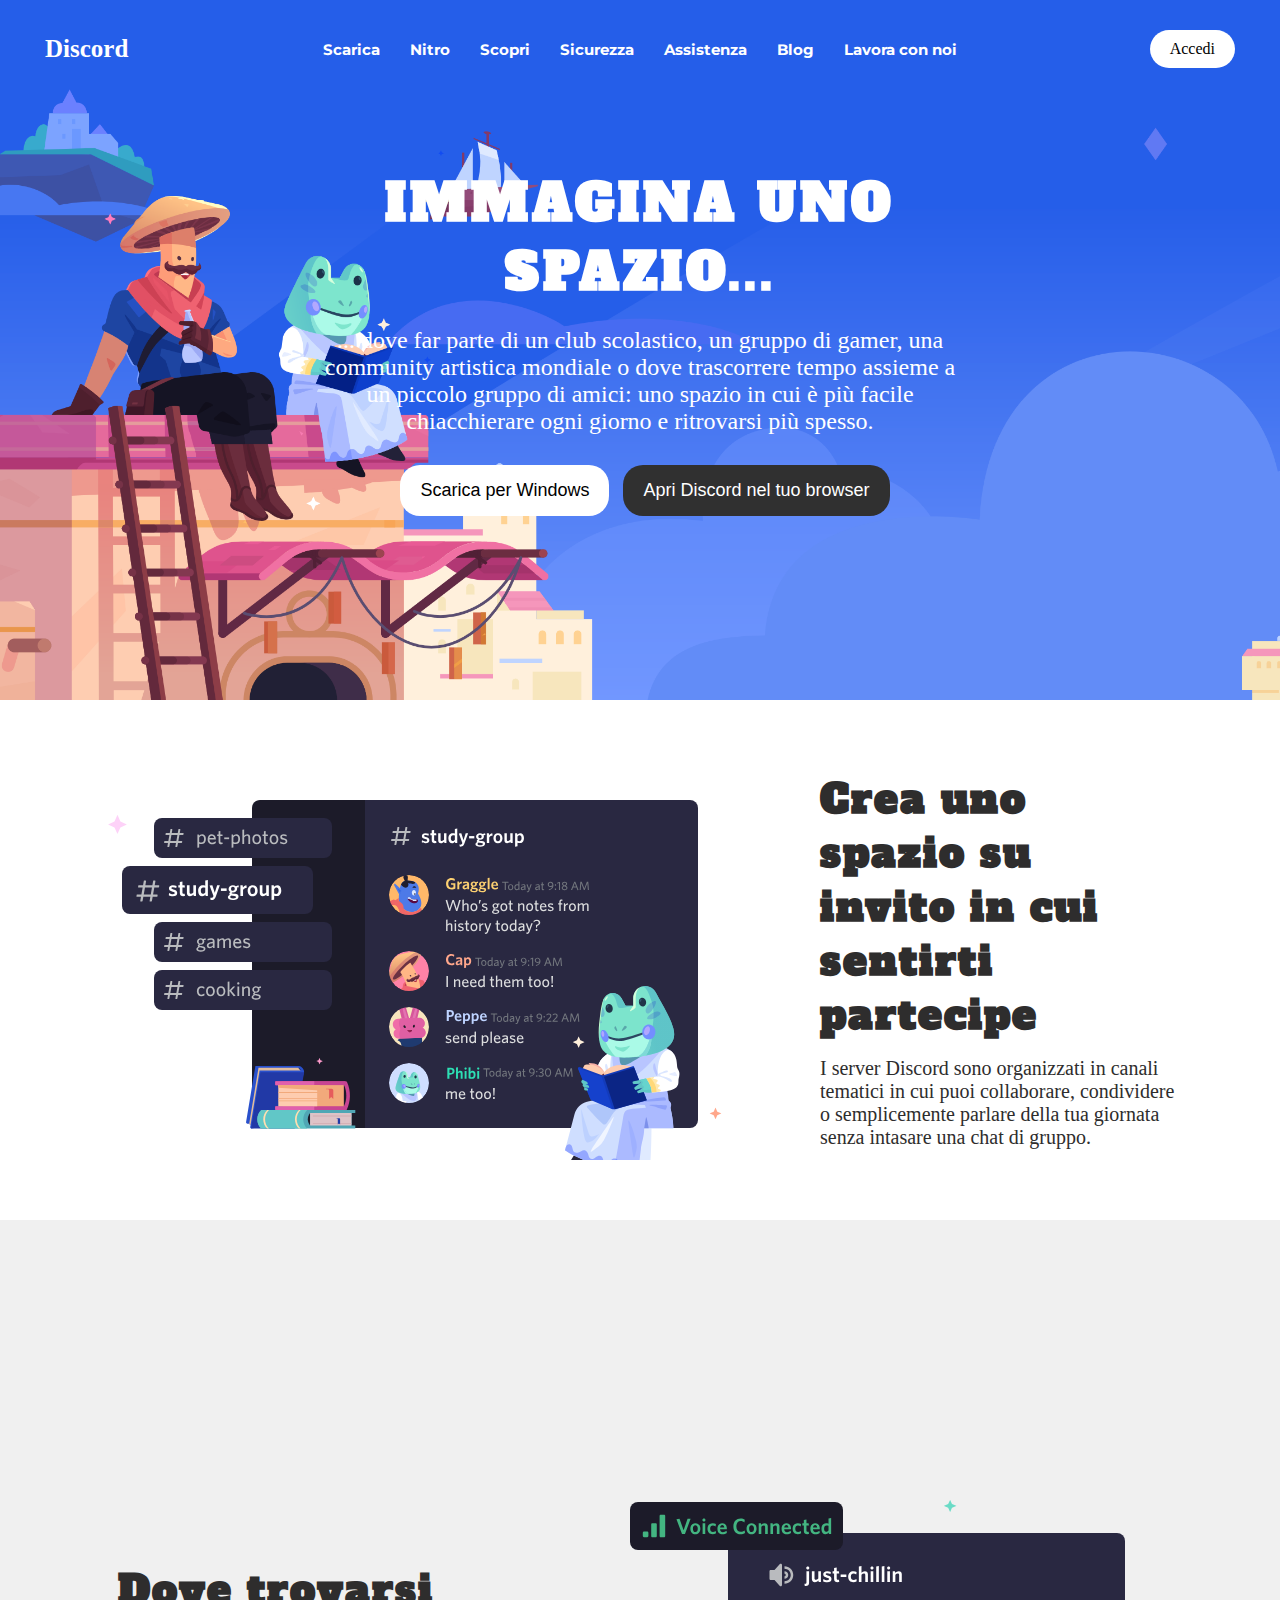
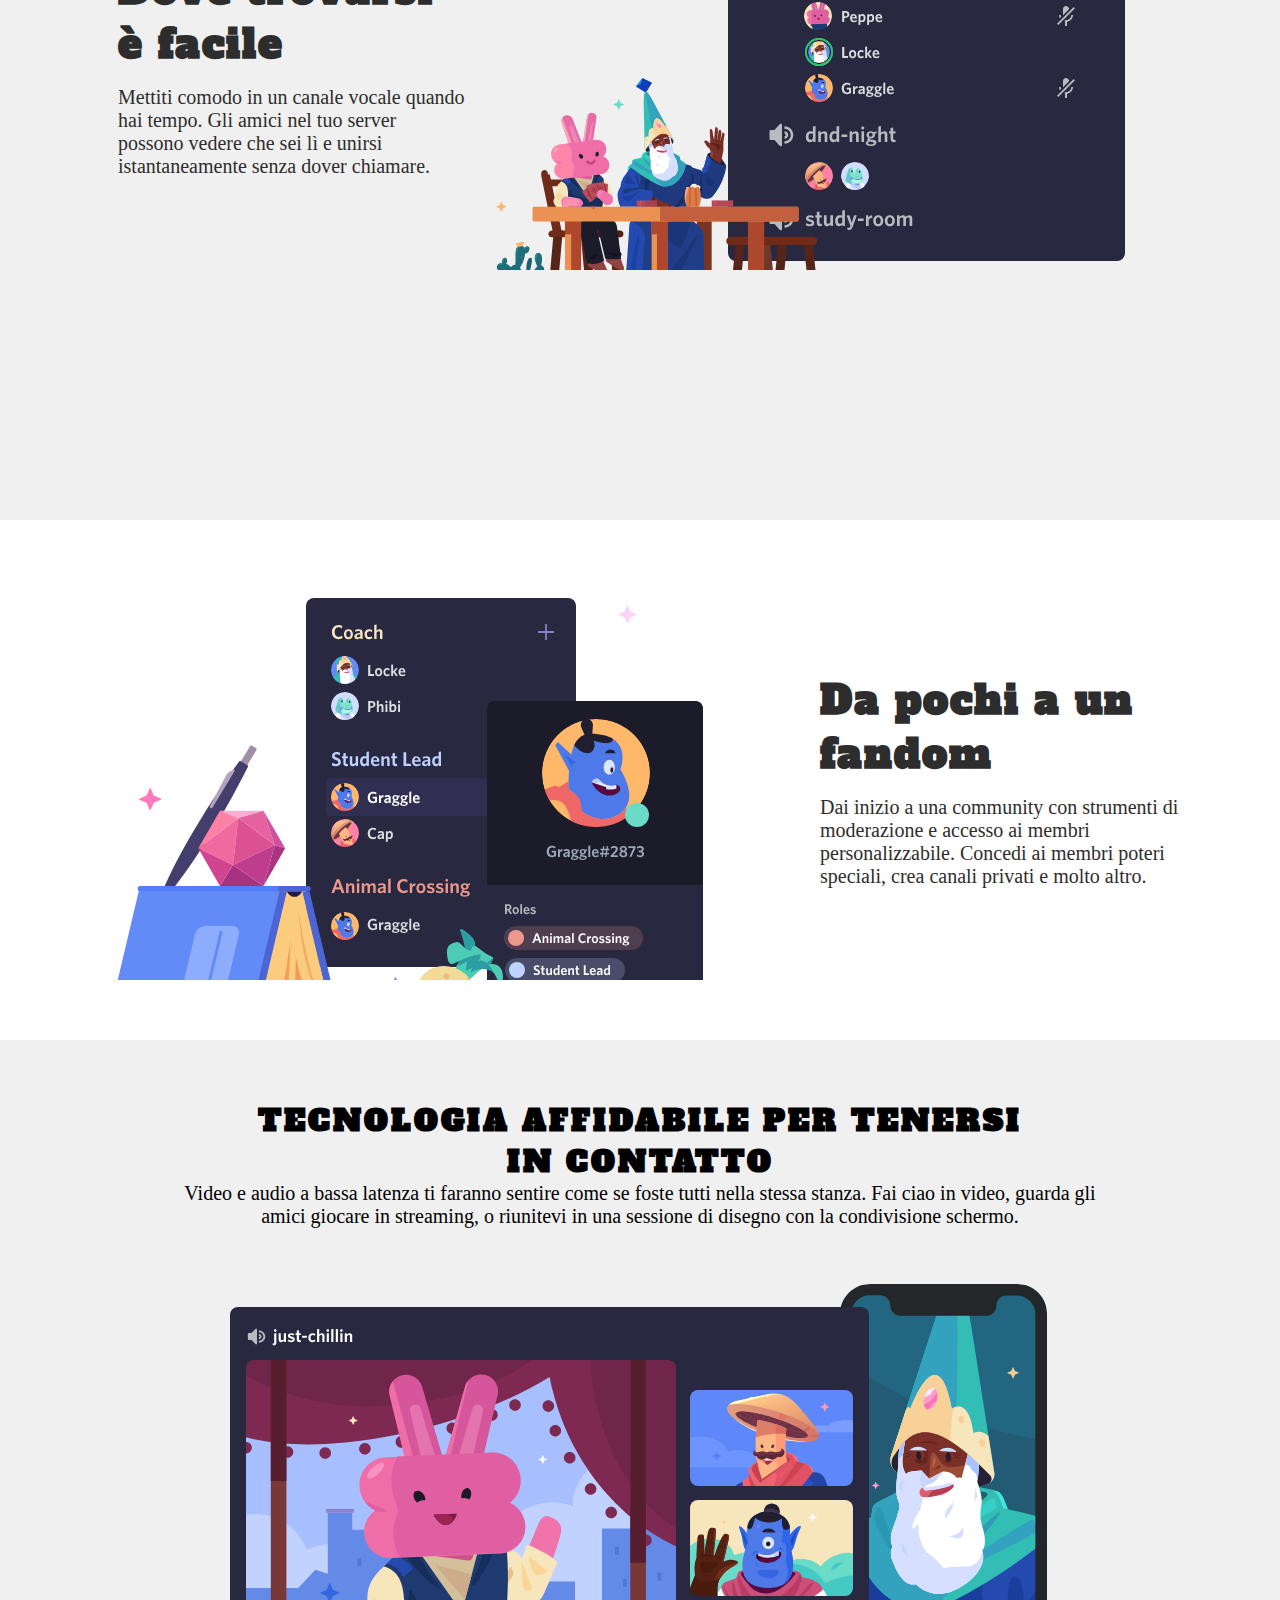
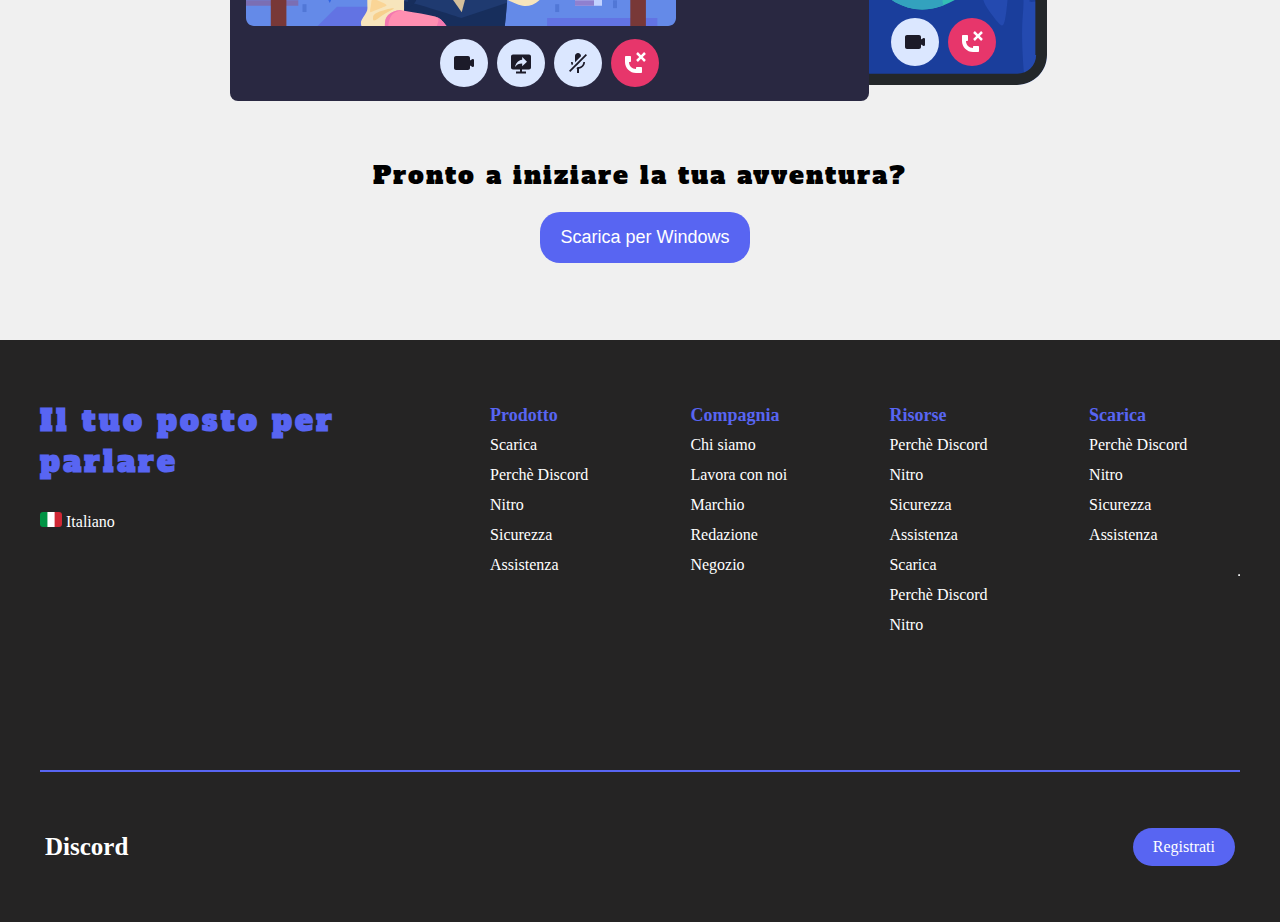
<file: index.html>
<!DOCTYPE html>
<html lang="it">
    <head>
        <meta charset="UTF-8">
        <meta http-equiv="X-UA-Compatible" content="IE=edge">
        <meta name="viewport" content="width=device-width, initial-scale=1.0">
        <link rel="stylesheet" href="css/style.css">
        <title>Discord | Il luogo ideale dove parlare e ritrovarsi</title>
        <link rel="stylesheet" href="https://cdnjs.cloudflare.com/ajax/libs/font-awesome/6.2.0/css/all.min.css" integrity="sha512-xh6O/CkQoPOWDdYTDqeRdPCVd1SpvCA9XXcUnZS2FmJNp1coAFzvtCN9BmamE+4aHK8yyUHUSCcJHgXloTyT2A==" crossorigin="anonymous" referrerpolicy="no-referrer" />
        <link rel="shortcut icon" href="./img/discord-logo.ico" type="image/x-icon">
        <link rel="preconnect" href="https://fonts.googleapis.com">
        <link rel="preconnect" href="https://fonts.gstatic.com" crossorigin>
        <link href="https://fonts.googleapis.com/css2?family=Alfa+Slab+One&display=swap" rel="stylesheet">
        <link rel="preconnect" href="https://fonts.googleapis.com">
        <link rel="preconnect" href="https://fonts.googleapis.com">
        <link rel="preconnect" href="https://fonts.gstatic.com" crossorigin>
        <link href="https://fonts.googleapis.com/css2?family=Montserrat:wght@300&display=swap" rel="stylesheet">
    </head>
    <body>
        
        <div class="bg">
            <!-- Inizo Header -->
            <header class="flex-container">
                
                <!-- Barra di navigazione -->
                <nav class="container">
                    
                    <!-- Image Logo -->
                    <div class="logo ">
                        <i class="fa-brands fa-discord"></i>
                        <strong>Discord</strong>
                    </div>
                    
                    <!-- List navbar link -->
                    <div class="link ">
                        <ul class="list-nav flex-container">
                            <li><a href="#">Scarica</a></li>
                            <li><a href="#">Nitro</a></li>
                            <li><a href="#">Scopri</a></li>
                            <li><a href="#">Sicurezza</a></li>
                            <li><a href="#">Assistenza</a></li>
                            <li><a href="#">Blog</a></li>
                            <li><a href="#">Lavora con noi</a></li>
                    </ul>
                </div>
                
                <!-- Login Button -->
                <div class="login ">
                    <div class="buttons btn-login">Accedi</div>
                </div>
                
                <!-- Fine barra di navigazione -->
            </nav>
        </header>
        <!-- Fine Header -->
        
        <!-- Main big -->
        <div class="flex-container bg-blue">
            <div class="text-header">
                <h1>IMMAGINA UNO <br> SPAZIO...</h1>
                <p>... dove far parte di un club scolastico, un gruppo di gamer, una community artistica mondiale o dove trascorrere tempo assieme a un piccolo gruppo di amici: uno spazio in cui è più facile chiacchierare ogni giorno e ritrovarsi più spesso.</p>
                <div>
                    <button class="buttons btn-down">
                        <i class="fa-solid fa-arrow-down-long"></i>
                        Scarica per Windows
                    </button>
                    <button class="buttons btn-open">Apri Discord nel tuo browser</button>
                </div>
            </div>
        </div>
    </div>
        
        <!-- Square 1 -->

        <div class="square">
            <div class="flex-container container">
                <div class="bg-cyan item1"></div>
                <div class="square-text bg-light">
                    <h1>Crea uno spazio su invito in cui sentirti partecipe</h1>
                    <p>I server Discord sono organizzati in canali tematici in cui puoi collaborare, condividere o semplicemente parlare della tua giornata senza intasare una chat di gruppo.</p>
                </div>
            </div>
        </div>

        <!-- Square 2 -->
        <section class="pattern">
            <div class="flex-container bg-lightgray square">
                <div class="flex-container container row">
                    <div class="bg-cyan item2"></div>
                    <div class="square-text bg-light ">
                        <h1>Dove trovarsi è facile</h1>
                        <p>Mettiti comodo in un canale vocale quando hai tempo. Gli amici nel tuo server possono vedere che sei lì e unirsi istantaneamente senza dover chiamare.</p>
                    </div>
                </div>
            </div>        
        </section>

        <!-- Square 3 -->
        <div class="square"> 
            <div class="flex-container container">
                <div class="bg-cyan item3"></div>
                <div class="square-text bg-light ">
                    <h1>Da pochi a un fandom</h1>
                    <p>Dai inizio a una community con strumenti di moderazione e accesso ai membri personalizzabile. Concedi ai membri poteri speciali, crea canali privati e molto altro.</p>
                </div>
            </div>
        </div>
            
        <!-- Square Final -->
        <div class="bg-lightgray">
            <div class="flex-container container" >
                <div class="square-text-big bg-green">
                    <div class="flex">
                        <h1>TECNOLOGIA AFFIDABILE PER TENERSI IN CONTATTO</h1>
                        <p>Video e audio a bassa latenza ti faranno sentire come se foste tutti nella stessa stanza. Fai ciao in video, guarda gli amici giocare in streaming, o riunitevi in una sessione di disegno con la condivisione schermo.</p>
                        <img src="./img/item4-big.svg" alt="">
                        <h2>Pronto a iniziare la tua avventura?</h2>
                        <button class="buttons btn-down2">
                            <i class="fa-solid fa-arrow-down-long"></i>
                            Scarica per Windows
                        </button>
                    </div>
                </div>
            </div>
        </div>

        <!-- Footer 1 -->
        <div class=" bg-gray">
            <div class="flex-container container column">
                <div class="square-text-footer sq-pink">
                    <h1>Il tuo posto per parlare</h1>
                    <div class="language">
                        <img src="./img/italia.png" alt="">
                        Italiano
                        <i class="fa-solid fa-angle-down"></i>
                    </div>
                    <div class="social">
                        <i class="fa-brands fa-twitter"></i>
                        <i class="fa-brands fa-instagram"></i>
                        <i class="fa-brands fa-square-facebook"></i>
                        <i class="fa-brands fa-youtube"></i>
                    </div>
                </div>
                <div class="list-footer">
                    <ul>
                        <li>Prodotto</li>
                        <li>Scarica</li>
                        <li>Perchè Discord</li>
                        <li>Nitro</li>
                        <li>Sicurezza</li>
                        <li>Assistenza</li>
                    </ul>
                </div>

                <div class="list-footer">
                    <ul>
                        <li>Compagnia</li>
                        <li>Chi siamo</li>
                        <li>Lavora con noi</li>
                        <li>Marchio</li>
                        <li>Redazione</li>
                        <li>Negozio</li>
                    </ul>
                </div>

                <div class="list-footer">
                    <ul>
                        <li>Risorse</li>
                        <li>Perchè Discord</li>
                        <li>Nitro</li>
                        <li>Sicurezza</li>
                        <li>Assistenza</li>
                        <li>Scarica</li>
                        <li>Perchè Discord</li>
                        <li>Nitro</li>
                    </ul>
                </div>

                <div class="list-footer">
                    <ul>
                        <li>Scarica</li>
                        <li>Perchè Discord</li>
                        <li>Nitro</li>
                        <li>Sicurezza</li>
                        <li>Assistenza</li>
                    </ul>
                </div>

                <hr>
            </div>
            
            <hr class="flex-container container hr-color">
            
            <!-- Footer 2 -->
            <div class="bg-gray">
                <div class="flex-container container buttons-f">
                    <div class="logo ">
                        <i class="fa-brands fa-discord"></i>
                        <strong>Discord</strong>
                    </div>
                    <div class="login ">
                        <div class="buttons btn-reg">Registrati</div>
                    </div>

                </div>
            </div>
        </div>
        
    </body>
</html>
</file>
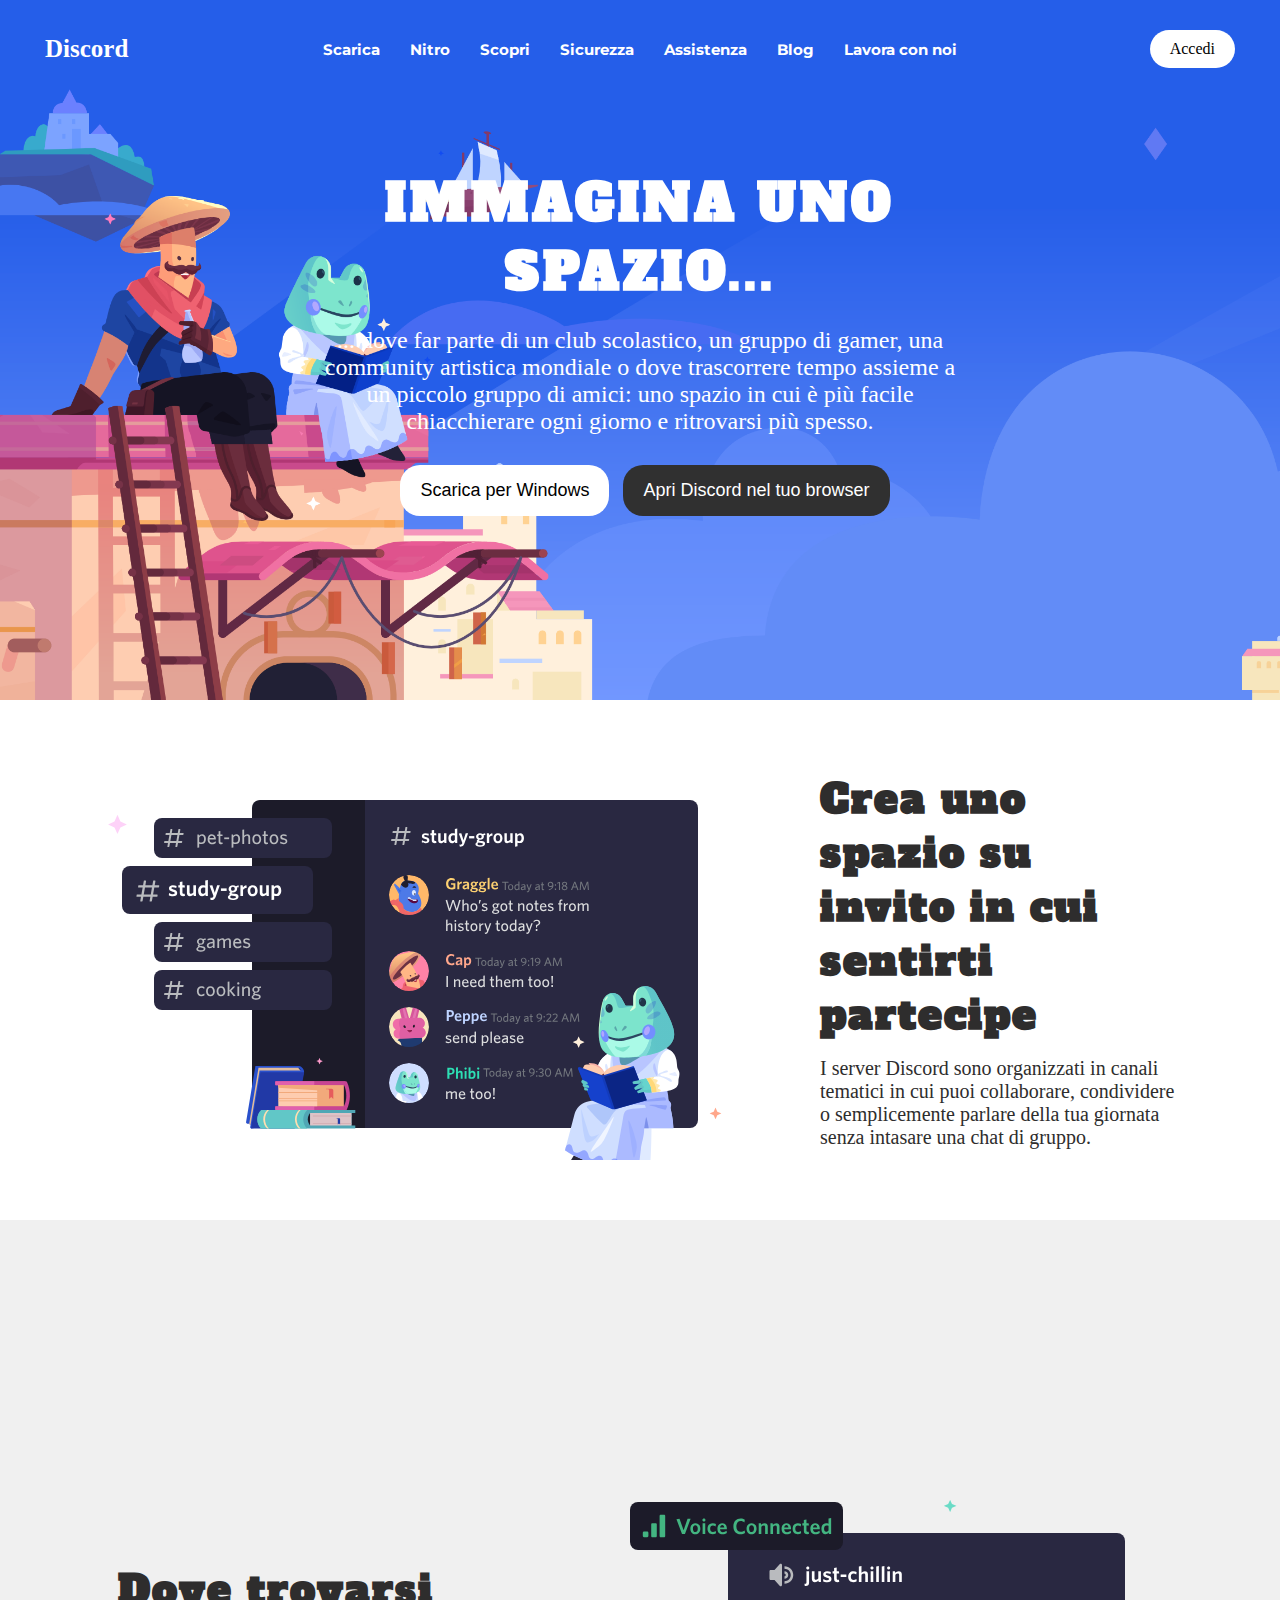
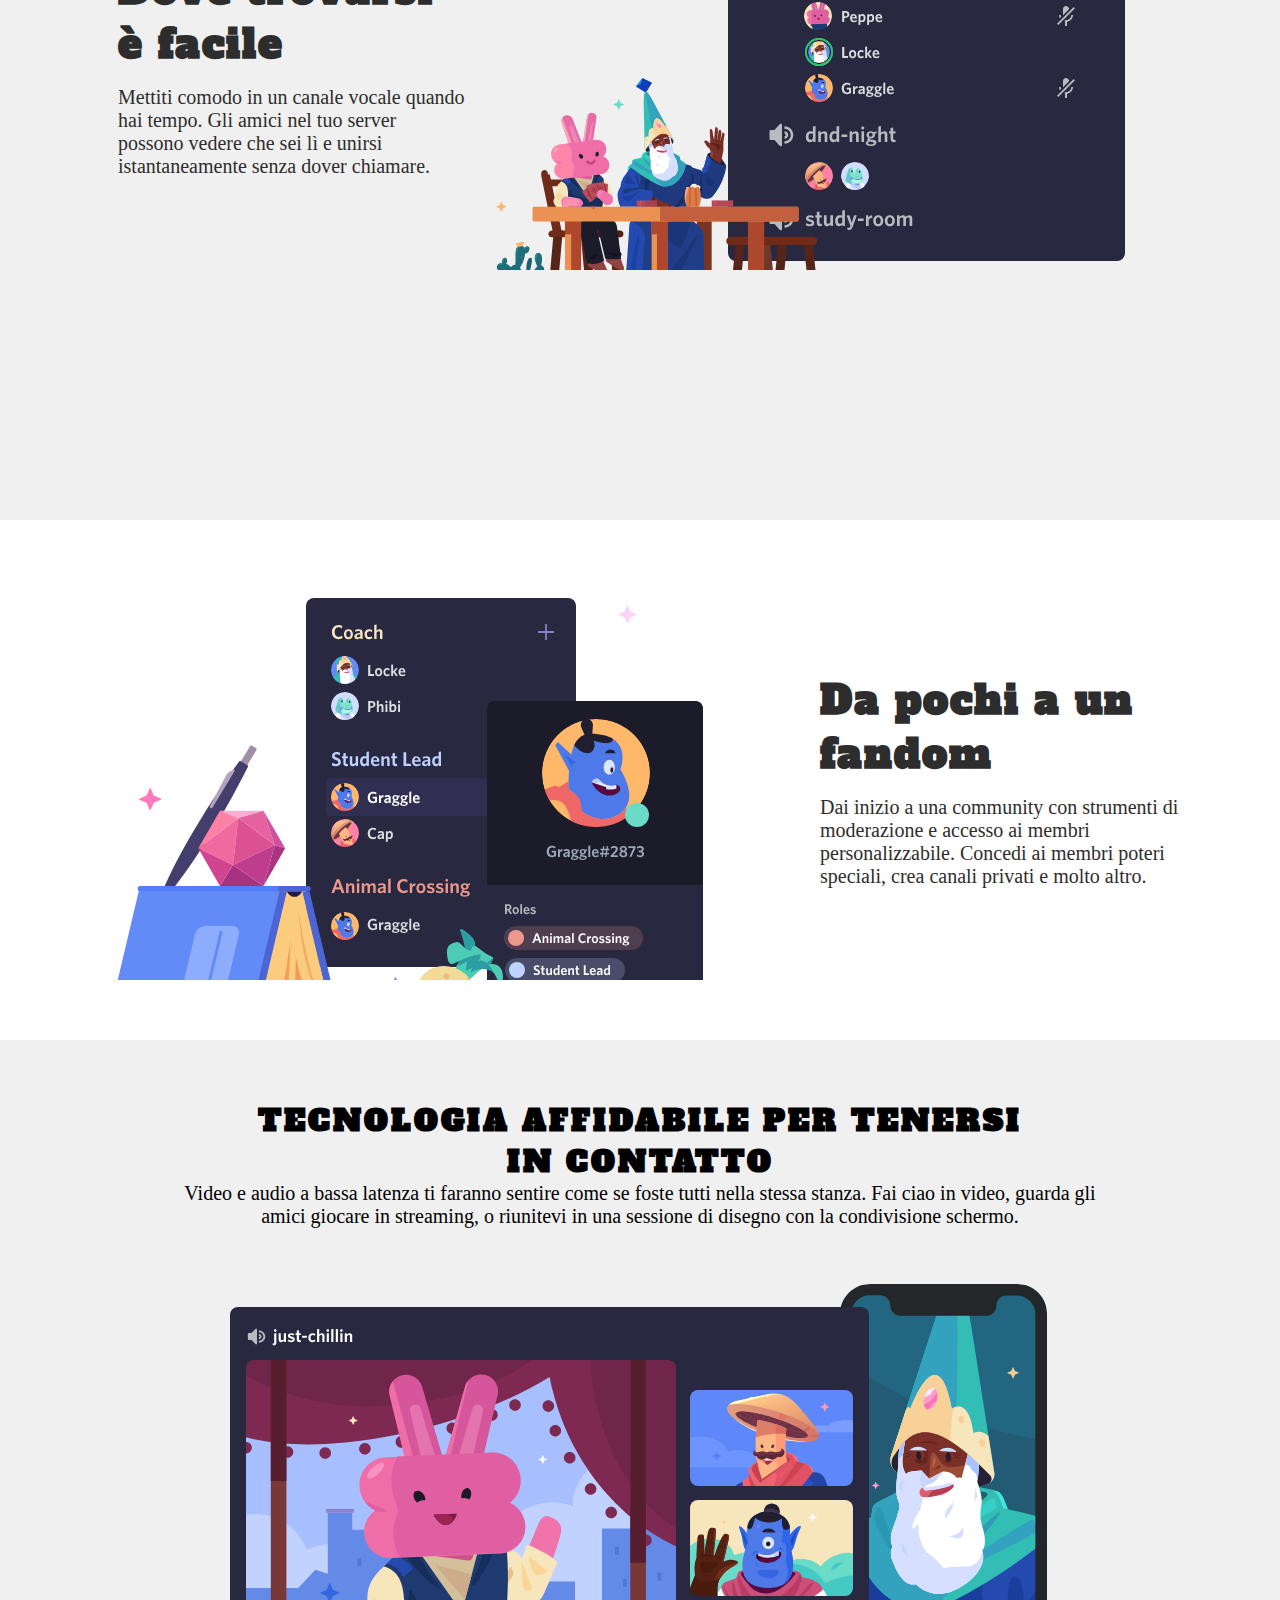
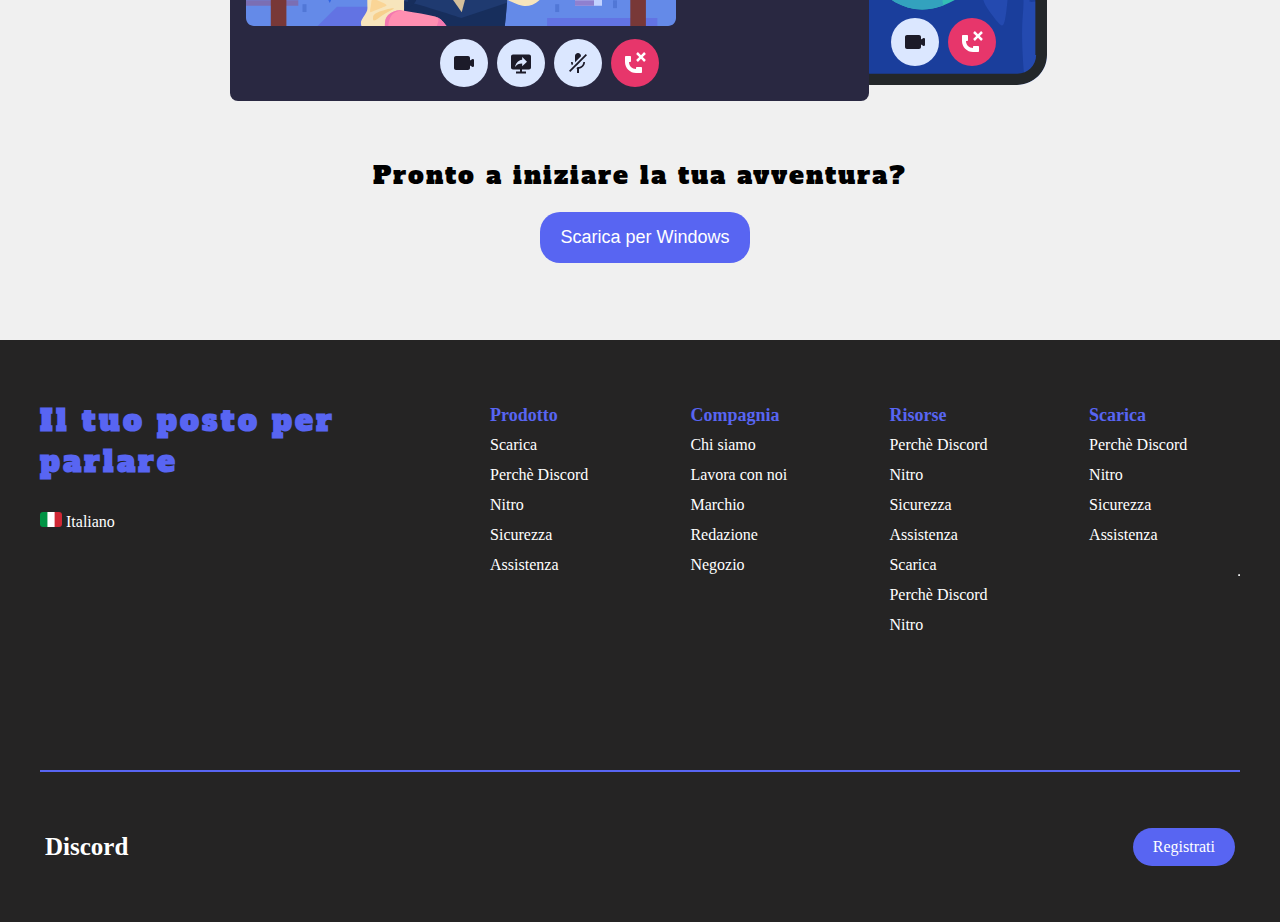
<file: bonus/index.html>
<!DOCTYPE html>
<html lang="it">
    <head>
        <meta charset="UTF-8">
        <meta http-equiv="X-UA-Compatible" content="IE=edge">
        <meta name="viewport" content="width=device-width, initial-scale=1.0">
        <link rel="stylesheet" href="css/style.css">
        <title>Discord | Il luogo ideale dove parlare e ritrovarsi</title>
        <link rel="stylesheet" href="https://cdnjs.cloudflare.com/ajax/libs/font-awesome/6.2.0/css/all.min.css" integrity="sha512-xh6O/CkQoPOWDdYTDqeRdPCVd1SpvCA9XXcUnZS2FmJNp1coAFzvtCN9BmamE+4aHK8yyUHUSCcJHgXloTyT2A==" crossorigin="anonymous" referrerpolicy="no-referrer" />
        <link rel="shortcut icon" href="./img/discord-logo.ico" type="image/x-icon">
        <link rel="preconnect" href="https://fonts.googleapis.com">
        <link rel="preconnect" href="https://fonts.gstatic.com" crossorigin>
        <link href="https://fonts.googleapis.com/css2?family=Alfa+Slab+One&display=swap" rel="stylesheet">
        <link rel="preconnect" href="https://fonts.googleapis.com">
        <link rel="preconnect" href="https://fonts.googleapis.com">
        <link rel="preconnect" href="https://fonts.gstatic.com" crossorigin>
        <link href="https://fonts.googleapis.com/css2?family=Montserrat:wght@300&display=swap" rel="stylesheet">
    </head>
    <body>
        
        <div class="bg">
            <!-- Inizo Header -->
            <header class="flex-container">
                
                <!-- Barra di navigazione -->
                <nav class="container">
                    
                    <!-- Image Logo -->
                    <div class="logo ">
                        <i class="fa-brands fa-discord"></i>
                        <strong>Discord</strong>
                    </div>
                    
                    <!-- List navbar link -->
                    <div class="link ">
                        <ul class="list-nav flex-container">
                            <li><a href="#">Scarica</a></li>
                            <li><a href="#">Nitro</a></li>
                            <li><a href="#">Scopri</a></li>
                            <li><a href="#">Sicurezza</a></li>
                            <li><a href="#">Assistenza</a></li>
                            <li><a href="#">Blog</a></li>
                            <li><a href="#">Lavora con noi</a></li>
                    </ul>
                </div>
                
                <!-- Login Button -->
                <div class="login ">
                    <div class="buttons btn-login">Accedi</div>
                </div>
                
                <!-- Fine barra di navigazione -->
            </nav>
        </header>
        <!-- Fine Header -->
        
        <!-- Main big -->
        <div class="flex-container bg-blue">
            <div class="text-header">
                <h1>IMMAGINA UNO <br> SPAZIO...</h1>
                <p>... dove far parte di un club scolastico, un gruppo di gamer, una community artistica mondiale o dove trascorrere tempo assieme a un piccolo gruppo di amici: uno spazio in cui è più facile chiacchierare ogni giorno e ritrovarsi più spesso.</p>
                <div>
                    <button class="buttons btn-down">
                        <i class="fa-solid fa-arrow-down-long"></i>
                        Scarica per Windows
                    </button>
                    <button class="buttons btn-open">Apri Discord nel tuo browser</button>
                </div>
            </div>
        </div>
    </div>
        
        <!-- Square 1 -->
        <div class="square">
            <div class="flex-container container">
                <div class="bg-cyan item1"></div>
                <div class="square-text bg-light">
                    <h1>Crea uno spazio su invito in cui sentirti partecipe</h1>
                    <p>I server Discord sono organizzati in canali tematici in cui puoi collaborare, condividere o semplicemente parlare della tua giornata senza intasare una chat di gruppo.</p>
                </div>
            </div>
        </div>

        <!-- Square 2 -->
        <section class="pattern">
            
            <div class="flex-container bg-lightgray square">
                <div class="flex-container container row">
                    <div class="bg-cyan item2"></div>
                    <div class="square-text bg-light ">
                        <h1>Dove trovarsi è facile</h1>
                        <p>Mettiti comodo in un canale vocale quando hai tempo. Gli amici nel tuo server possono vedere che sei lì e unirsi istantaneamente senza dover chiamare.</p>
                    </div>
                </div>
            </div>        
        </section>

        <!-- Square 3 -->
        <div class="square"> 
            <div class="flex-container container">
                <div class="bg-cyan item3"></div>
                <div class="square-text bg-light ">
                    <h1>Da pochi a un fandom</h1>
                    <p>Dai inizio a una community con strumenti di moderazione e accesso ai membri personalizzabile. Concedi ai membri poteri speciali, crea canali privati e molto altro.</p>
                </div>
            </div>
        </div>
            
        <!-- Square Final -->
        <div class="bg-lightgray">
            <div class="flex-container container" >
                <div class="square-text-big bg-green">
                    <div class="flex">
                        <h1>TECNOLOGIA AFFIDABILE PER TENERSI IN CONTATTO</h1>
                        <p>Video e audio a bassa latenza ti faranno sentire come se foste tutti nella stessa stanza. Fai ciao in video, guarda gli amici giocare in streaming, o riunitevi in una sessione di disegno con la condivisione schermo.</p>
                        <img src="./img/item4-big.svg" alt="">
                        <h2>Pronto a iniziare la tua avventura?</h2>
                        <button class="buttons btn-down2">
                            <i class="fa-solid fa-arrow-down-long"></i>
                            Scarica per Windows
                        </button>
                    </div>
                </div>
            </div>
        </div>

        <!-- Footer 1 -->
        <div class=" bg-gray">
            <div class="flex-container container column">
                <div class="square-text-footer sq-pink">
                    <h1>Il tuo posto per parlare</h1>
                    <div class="language">
                        <img src="./img/italia.png" alt="">
                        Italiano
                        <i class="fa-solid fa-angle-down"></i>
                    </div>
                    <div class="social">
                        <i class="fa-brands fa-twitter"></i>
                        <i class="fa-brands fa-instagram"></i>
                        <i class="fa-brands fa-square-facebook"></i>
                        <i class="fa-brands fa-youtube"></i>
                    </div>
                </div>
                <div class="list-footer">
                    <ul>
                        <li>Prodotto</li>
                        <li>Scarica</li>
                        <li>Perchè Discord</li>
                        <li>Nitro</li>
                        <li>Sicurezza</li>
                        <li>Assistenza</li>
                    </ul>
                </div>

                <div class="list-footer">
                    <ul>
                        <li>Compagnia</li>
                        <li>Chi siamo</li>
                        <li>Lavora con noi</li>
                        <li>Marchio</li>
                        <li>Redazione</li>
                        <li>Negozio</li>
                    </ul>
                </div>

                <div class="list-footer">
                    <ul>
                        <li>Risorse</li>
                        <li>Perchè Discord</li>
                        <li>Nitro</li>
                        <li>Sicurezza</li>
                        <li>Assistenza</li>
                        <li>Scarica</li>
                        <li>Perchè Discord</li>
                        <li>Nitro</li>
                    </ul>
                </div>

                <div class="list-footer">
                    <ul>
                        <li>Scarica</li>
                        <li>Perchè Discord</li>
                        <li>Nitro</li>
                        <li>Sicurezza</li>
                        <li>Assistenza</li>
                    </ul>
                </div>

                <hr>
            </div>
            
            <hr class="flex-container container hr-color">
            
            <!-- Footer 2 -->
            <div class="bg-gray">
                <div class="flex-container container buttons-f">
                    <div class="logo ">
                        <i class="fa-brands fa-discord"></i>
                        <strong>Discord</strong>
                    </div>
                    <div class="login ">
                        <div class="buttons btn-reg">Registrati</div>
                    </div>

                </div>
            </div>
        </div>
        
    </body>
</html>
</file>
<file: css/style.css>
/* RESET */

*{
    margin: 0;
    padding: 0;
    box-sizing: border-box;
}



/* GENERALI */

.container {
    max-width: 1200px;
    margin: 0 auto;
    align-items: center;
    width: 100%;
}

.flex-container{
    display: flex;
    justify-content: center;
    align-items: center;
}

.flex{
    display: flex;
    flex-wrap: wrap;
    justify-content: center;
}




/* HEADER */

.bg{
    background-image: url(../img/jumbo.png);
    background-size: cover;
    height: 700px;
}

header{
    min-height: 70px;
    display: flex;
    padding-top: 20px;
}

nav{
    display: flex;
}

.link{
    flex-grow: 1;
}

.list-nav{
    list-style: none;
    align-content: space-around; 
}

.list-nav li:hover{
    text-decoration: underline;
}

.list-nav li a{
    text-decoration: none;
    padding: 15px;
    font-weight: bold;
    color: white;
    font-size: 15px;
    font-family: 'Montserrat', sans-serif;
}

.logo{
    color: white;
    font-size: 25px;
}

.logo,.login{
    width: 15%;
    padding: 10px 5px;
}

.login{
    display: flex;
    justify-content: end;
    text-align: center;
}

.text-header{
    text-align: center;
    width: 50%;
    color: white;
}

.text-header h1{
    font-size: 50px;
    font-weight: bold;
    margin-bottom: 20px;
    font-family: 'Alfa Slab One', cursive;
    letter-spacing: 4px;
}

.text-header p{
    font-size: 24px;
    margin-bottom: 30px;
}




/* BUTTONS */

.buttons{
    border-radius: 20px;
    padding: 15px 20px;
    border: 0;
    margin-left: 10px;
    cursor: pointer;
}

.btn-down{
    background-color: white;
    font-size: 18px;
}

.btn-down2{
    background-color: #5865f2;
    font-size: 18px;
    color: white;
    margin-top: 20px;
}

.btn-reg{
    color: white;
    background-color: #5865f2;
    padding: 10px 20px;
}

.btn-open{
    background-color: rgb(48, 48, 48);
    font-size: 18px;
    color: white;
}

.btn-login{
    background-color: white;
    padding: 10px 20px;
}


.bg-blue{
    height: 400px;
    align-items: center;
    padding-top: 10%;
}




/* WAVE EFFECT */

/* .circle{
    width: 500px;
    height: 200px;
    border-radius: 50%;
    background-color: red;
} 

.pattern {
    position: relative;
}

.pattern:before {
    content: "";
    position: absolute;
    bottom: 0;
    left: 0;
    width: 100%;
    height: 100px;
    background: url(https://media.geeksforgeeks.org/wp-content/uploads/20200326181026/wave3.png);
    background-size: cover;
    background-repeat: no-repeat;
} */   




/* SQUARE */

.square-text h1{
    font-size: 40px;
    margin-bottom: 15px;
    color: rgb(46, 45, 45);
    font-family: 'Alfa Slab One', cursive;
    letter-spacing: 2px;
}

.square-text p{
    font-size: 20px;
    color: rgb(46, 45, 45);
}

.square-text-big h1{
    font-size: 30px;
    margin-bottom: 10px;
    text-align: center;
    width: 70%;
    margin: 0 15%;
    font-family: 'Alfa Slab One', cursive;
    letter-spacing: 3px;
}
.square-text-footer h1{
    font-size: 30px;
    margin-bottom: 30px;
    color: #5865f2;
    font-family: 'Alfa Slab One', cursive;
    letter-spacing: 3px;
}

.square-text-big h2{
    font-size: 25px;
    margin-bottom: 10px;
    text-align: center;
    width: 70%;
    margin: 0 15%;
    font-family: 'Alfa Slab One', cursive;
    letter-spacing: 2px;
    font-weight: 100;
}

.square-text-big p{
    font-size: 20px;
    width: 80%;
    margin: 0 10%;
    text-align: center;
}

.bg-cyan{
    height: 400px;
    width: 60%;
}

.item1{
    background-image: url(../img/item1.svg);
    background-repeat: no-repeat;
}

.item2{
    background-image: url(../img/item2.svg);
    background-repeat: no-repeat;
}

.item3{
    background-image: url(../img/item3.svg);
    background-repeat: no-repeat;
}

.bg-light{
    width: 30%;
    margin: 10px;
}

.square{
    margin-top: 60px;
    margin-bottom: 60px;
}

.row{
    flex-direction: row-reverse;
}

.bg-green{
    width: 100%;
    height: 600px;
}

.sq-pink{
    width: 60%;
    height: 350px;
}


.bg-lightgreen{
    margin-top: 15px;
    margin-bottom: 40px;
}

.bg-lightgray{
    background-color: rgb(240, 240, 240);
    padding: 60px;
    height: 900px;
}


/* FOOTER */

.list-footer{
    width: 30%;
    display: flex;
    justify-content: center;
    height: 350px;
}

.list-footer ul{
    list-style: none;
    color: white;
    line-height: 30px;
    font-size: 16px;
}

.list-footer ul li:first-child{
    color: #5865f2 ;
    font-weight: bold;
    font-size: 18px;
}

.list-footer ul li:first-child:hover{
    text-decoration: none;
    cursor: auto;
}


.list-footer ul li:hover{
    text-decoration: underline;
    cursor: pointer;
}

.column{
    margin-bottom: 20px;
    padding-top: 60px;
}

.hr-color{
    border:1px solid #5865f2;
}


.bg-gray{
    background-color: rgb(37, 36, 36);
}

.buttons-f{
    display: flex;
    justify-content: space-between;
    height: 150px;
}

.social{
    color: white;
    font-size: 25px;
    display: flex;
    width: 40%;
    justify-content: space-between;
}

.language{
    color: white;
    margin-bottom: 20px;
    cursor: pointer;
}

.language i{
    font-size: 10px;
}

.language img{
    height: 15px;
    width: 22px;
    border-radius: 3px;
}
</file>
<file: bonus/css/style.css>
/* RESET */

*{
    margin: 0;
    padding: 0;
    box-sizing: border-box;
}



/* GENERALI */

.container {
    max-width: 1200px;
    margin: 0 auto;
    align-items: center;
    width: 100%;
}

.flex-container{
    display: flex;
    justify-content: center;
    align-items: center;
}

.flex{
    display: flex;
    flex-wrap: wrap;
    justify-content: center;
}




/* HEADER */

.bg{
    background-image: url(../img/jumbo.png);
    background-size: cover;
    height: 700px;
}

header{
    min-height: 70px;
    display: flex;
    padding-top: 20px;
}

nav{
    display: flex;
}

.link{
    flex-grow: 1;
}

.list-nav{
    list-style: none;
    align-content: space-around; 
}

.list-nav li:hover{
    text-decoration: underline;
}

.list-nav li a{
    text-decoration: none;
    padding: 15px;
    font-weight: bold;
    color: white;
    font-size: 15px;
    font-family: 'Montserrat', sans-serif;
}

.logo{
    color: white;
    font-size: 25px;
}

.logo,.login{
    width: 15%;
    padding: 10px 5px;
}

.login{
    display: flex;
    justify-content: end;
    text-align: center;
}

.text-header{
    text-align: center;
    width: 50%;
    color: white;
}

.text-header h1{
    font-size: 50px;
    font-weight: bold;
    margin-bottom: 20px;
    font-family: 'Alfa Slab One', cursive;
    letter-spacing: 4px;
}

.text-header p{
    font-size: 24px;
    margin-bottom: 30px;
}




/* BUTTONS */

.buttons{
    border-radius: 20px;
    padding: 15px 20px;
    border: 0;
    margin-left: 10px;
    cursor: pointer;
}

.btn-down{
    background-color: white;
    font-size: 18px;
}

.btn-down2{
    background-color: #5865f2;
    font-size: 18px;
    color: white;
    margin-top: 20px;
}

.btn-reg{
    color: white;
    background-color: #5865f2;
    padding: 10px 20px;
}

.btn-open{
    background-color: rgb(48, 48, 48);
    font-size: 18px;
    color: white;
}

.btn-login{
    background-color: white;
    padding: 10px 20px;
}


.bg-blue{
    height: 400px;
    align-items: center;
    padding-top: 10%;
}




/* WAVE EFFECT */

/*.circle{
    width: 500px;
    height: 200px;
    border-radius: 50%;
    background-color: red;
} 

.pattern {
    position: relative;
}

.pattern::after {
    content: "";
    position: absolute;
    bottom: 0;
    left: 0;
    width: 100%;
    height: 150px;
    background: url(https://media.geeksforgeeks.org/wp-content/uploads/20200326181026/wave3.png);
    background-size: cover;
    background-repeat: no-repeat;   
} 

.pattern::before {
    content: "";
    position: absolute;
    top: 0;
    left: 0;
    width: 100%;
    height: 150px;
    background: url(https://media.geeksforgeeks.org/wp-content/uploads/20200326181026/wave3.png);
    background-size: cover;
    background-repeat: no-repeat; 
    transform: rotate(180deg); 
}*/ 

/* .pattern{
    background-image: url(../img/wave.svg);
    background-size: cover;
    background-color: rgb(240, 240, 240);
    height: 600px;
} */

/* SQUARE */

.square-text h1{
    font-size: 40px;
    margin-bottom: 15px;
    color: rgb(46, 45, 45);
    font-family: 'Alfa Slab One', cursive;
    letter-spacing: 2px;
}

.square-text p{
    font-size: 20px;
    color: rgb(46, 45, 45);
}

.square-text-big h1{
    font-size: 30px;
    margin-bottom: 10px;
    text-align: center;
    width: 70%;
    margin: 0 15%;
    font-family: 'Alfa Slab One', cursive;
    letter-spacing: 3px;
}
.square-text-footer h1{
    font-size: 30px;
    margin-bottom: 30px;
    color: #5865f2;
    font-family: 'Alfa Slab One', cursive;
    letter-spacing: 3px;
}

.square-text-big h2{
    font-size: 25px;
    margin-bottom: 10px;
    text-align: center;
    width: 70%;
    margin: 0 15%;
    font-family: 'Alfa Slab One', cursive;
    letter-spacing: 2px;
    font-weight: 100;
}

.square-text-big p{
    font-size: 20px;
    width: 80%;
    margin: 0 10%;
    text-align: center;
}

.bg-cyan{
    height: 400px;
    width: 60%;
}

.item1{
    background-image: url(../img/item1.svg);
    background-repeat: no-repeat;
}

.item2{
    background-image: url(../img/item2.svg);
    background-repeat: no-repeat;
}

.item3{
    background-image: url(../img/item3.svg);
    background-repeat: no-repeat;
}

.bg-light{
    width: 30%;
    margin: 10px;
}

.square{
    margin-top: 60px;
    margin-bottom: 60px;
}

.row{
    flex-direction: row-reverse;
}

.bg-green{
    width: 100%;
    height: 600px;
}

.sq-pink{
    width: 60%;
    height: 350px;
}


.bg-lightgreen{
    margin-top: 15px;
    margin-bottom: 40px;
}

.bg-lightgray{
    background-color: rgb(240, 240, 240);
    padding: 60px;
    height: 900px;
    /* background-image: url(../img/wave.svg);
    background-size: 100% 100px;
    background-repeat: no-repeat; */
}


/* FOOTER */

.list-footer{
    width: 30%;
    display: flex;
    justify-content: center;
    height: 350px;
}

.list-footer ul{
    list-style: none;
    color: white;
    line-height: 30px;
    font-size: 16px;
}

.list-footer ul li:first-child{
    color: #5865f2 ;
    font-weight: bold;
    font-size: 18px;
}

.list-footer ul li:first-child:hover{
    text-decoration: none;
    cursor: auto;
}


.list-footer ul li:hover{
    text-decoration: underline;
    cursor: pointer;
}

.column{
    margin-bottom: 20px;
    padding-top: 60px;
}

.hr-color{
    border:1px solid #5865f2;
}


.bg-gray{
    background-color: rgb(37, 36, 36);
}

.buttons-f{
    display: flex;
    justify-content: space-between;
    height: 150px;
}

.social{
    color: white;
    font-size: 25px;
    display: flex;
    width: 40%;
    justify-content: space-between;
}

.language{
    color: white;
    margin-bottom: 20px;
    cursor: pointer;
}

.language i{
    font-size: 10px;
}

.language img{
    height: 15px;
    width: 22px;
    border-radius: 3px;
}
</file>
